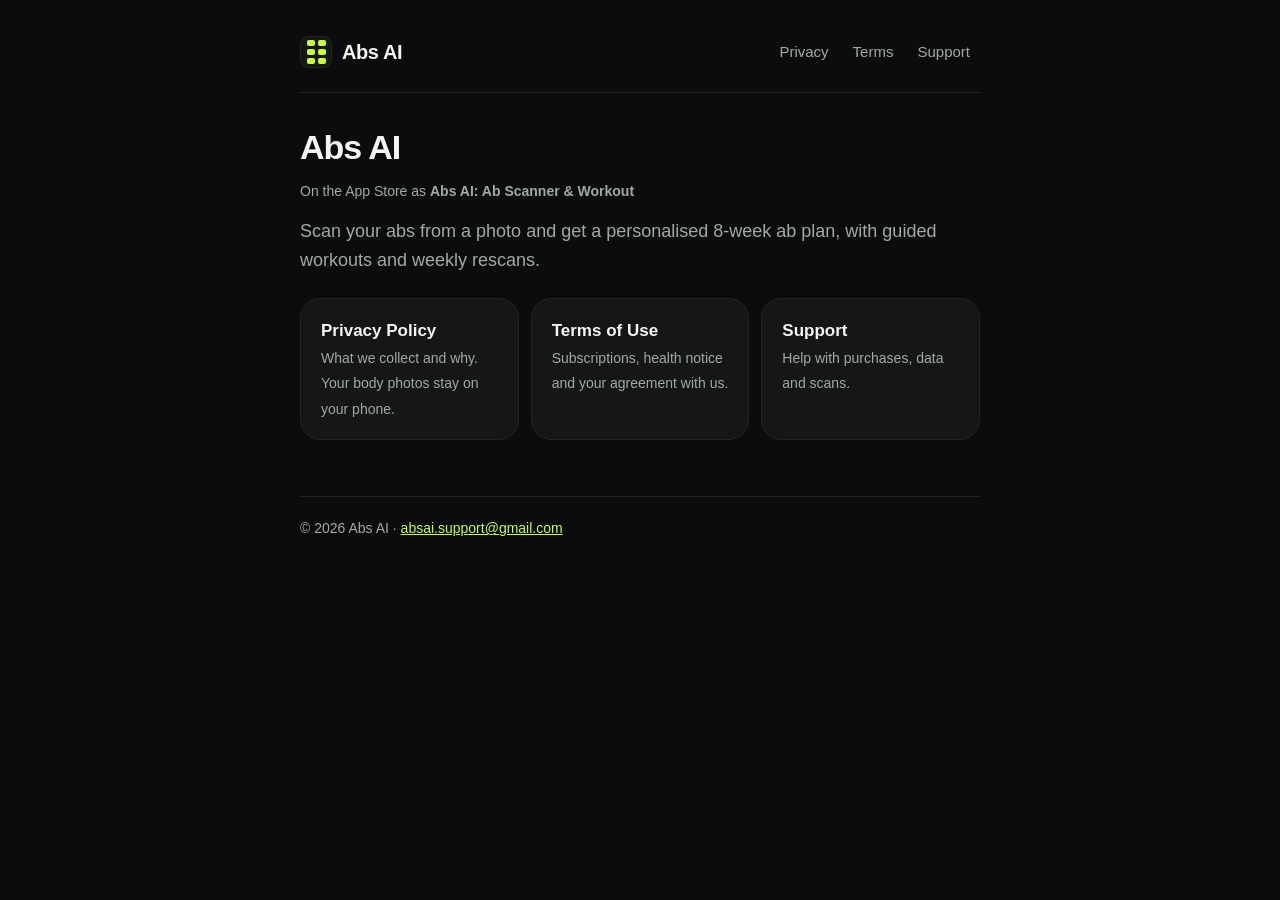
<file: index.html>
<!doctype html>
<html lang="en">
<head>
<meta charset="utf-8">
<meta name="viewport" content="width=device-width, initial-scale=1">
<title>Abs AI: Ab Scanner &amp; Workout</title>
<meta name="description" content="Abs AI scans your abs from a photo and builds a personalised 8-week ab plan.">
<link rel="stylesheet" href="style.css">
</head>
<body>
<div class="wrap">
<header>
  <a class="brand" href=""><span class="mark" aria-hidden="true"><i></i><i></i><i></i><i></i><i></i><i></i></span>Abs AI</a>
  <nav aria-label="Site">
    <a href="privacy/">Privacy</a>
    <a href="terms/">Terms</a>
    <a href="support/">Support</a>
  </nav>
</header>
<main>
<h1>Abs AI</h1>
<p class="meta">On the App Store as <strong>Abs AI: Ab Scanner &amp; Workout</strong></p>
<p class="lead">Scan your abs from a photo and get a personalised 8-week ab plan, with guided workouts and weekly rescans.</p>
<div class="grid">
  <a href="privacy/"><b>Privacy Policy</b><span>What we collect and why. Your body photos stay on your phone.</span></a>
  <a href="terms/"><b>Terms of Use</b><span>Subscriptions, health notice and your agreement with us.</span></a>
  <a href="support/"><b>Support</b><span>Help with purchases, data and scans.</span></a>
</div>
</main>
<footer>© 2026 Abs AI · <a href="mailto:absai.support@gmail.com">absai.support@gmail.com</a></footer>
</div>
</body>
</html>
</file>
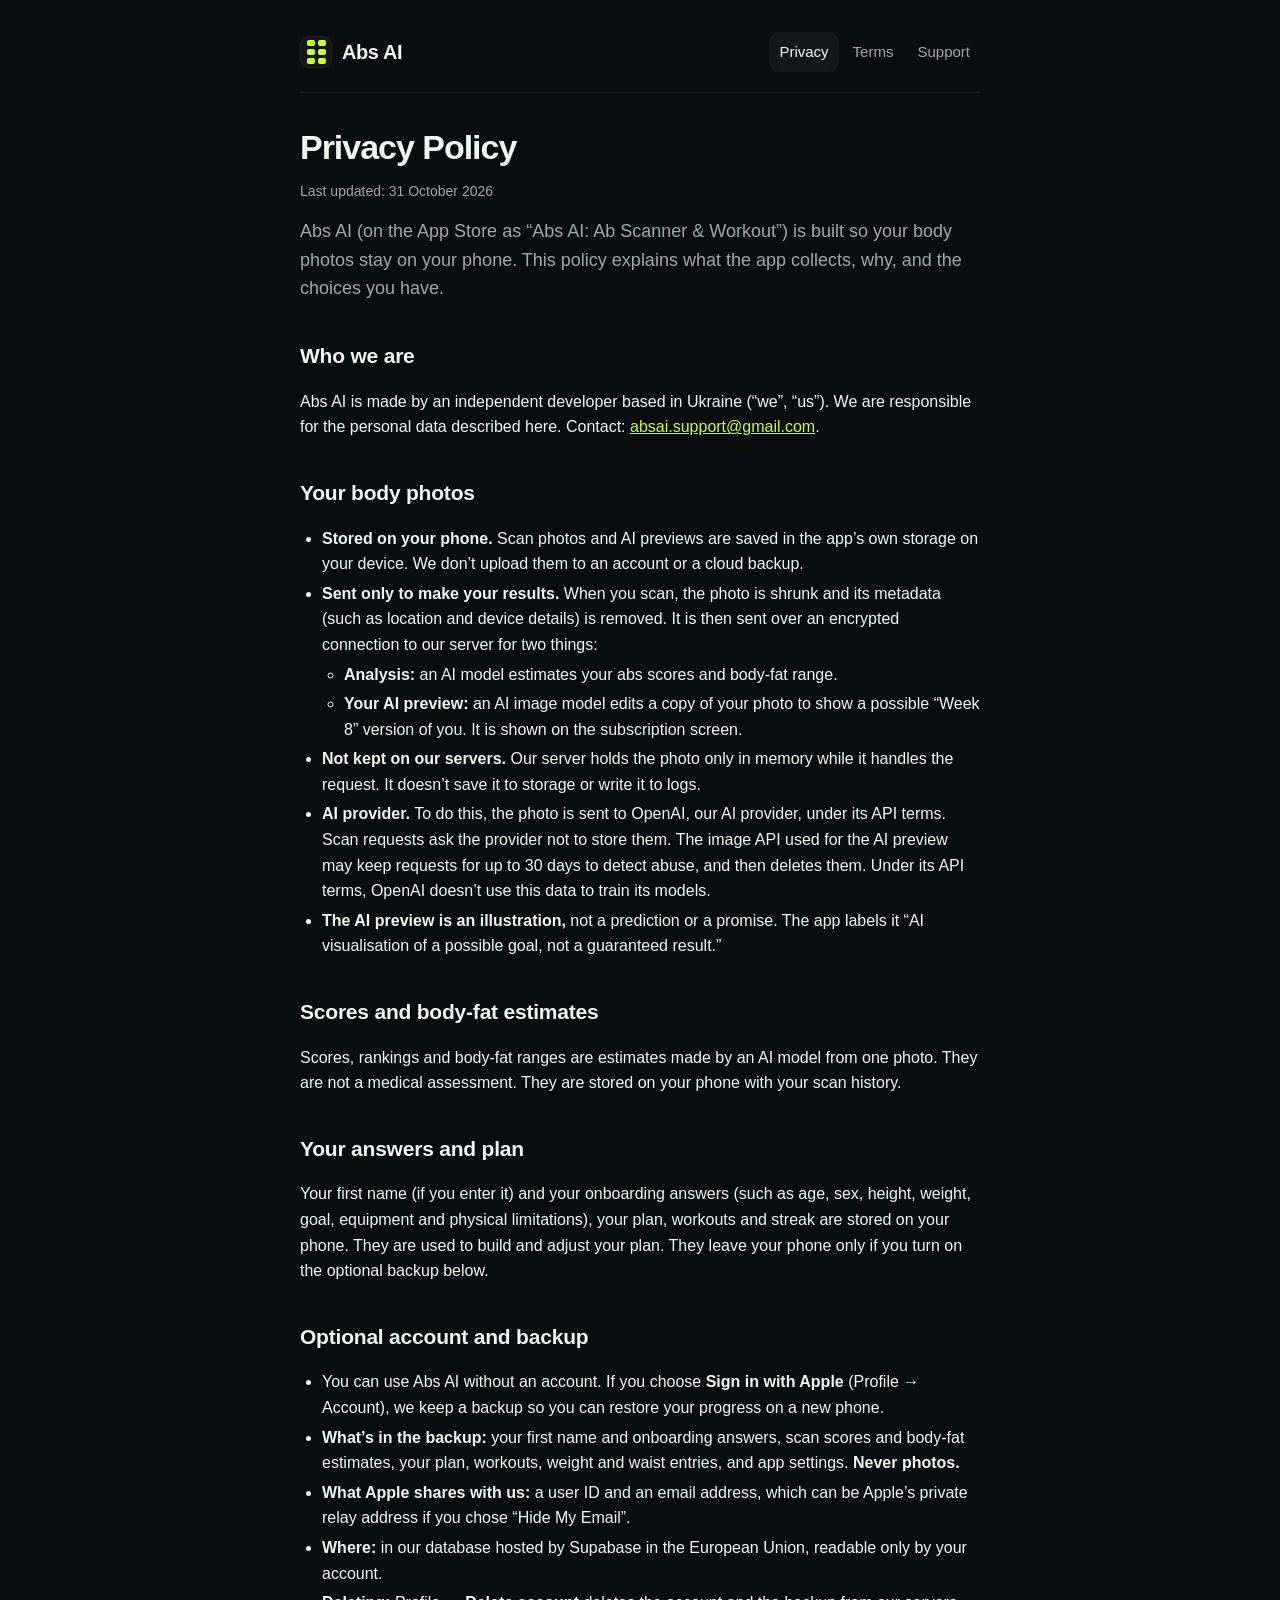
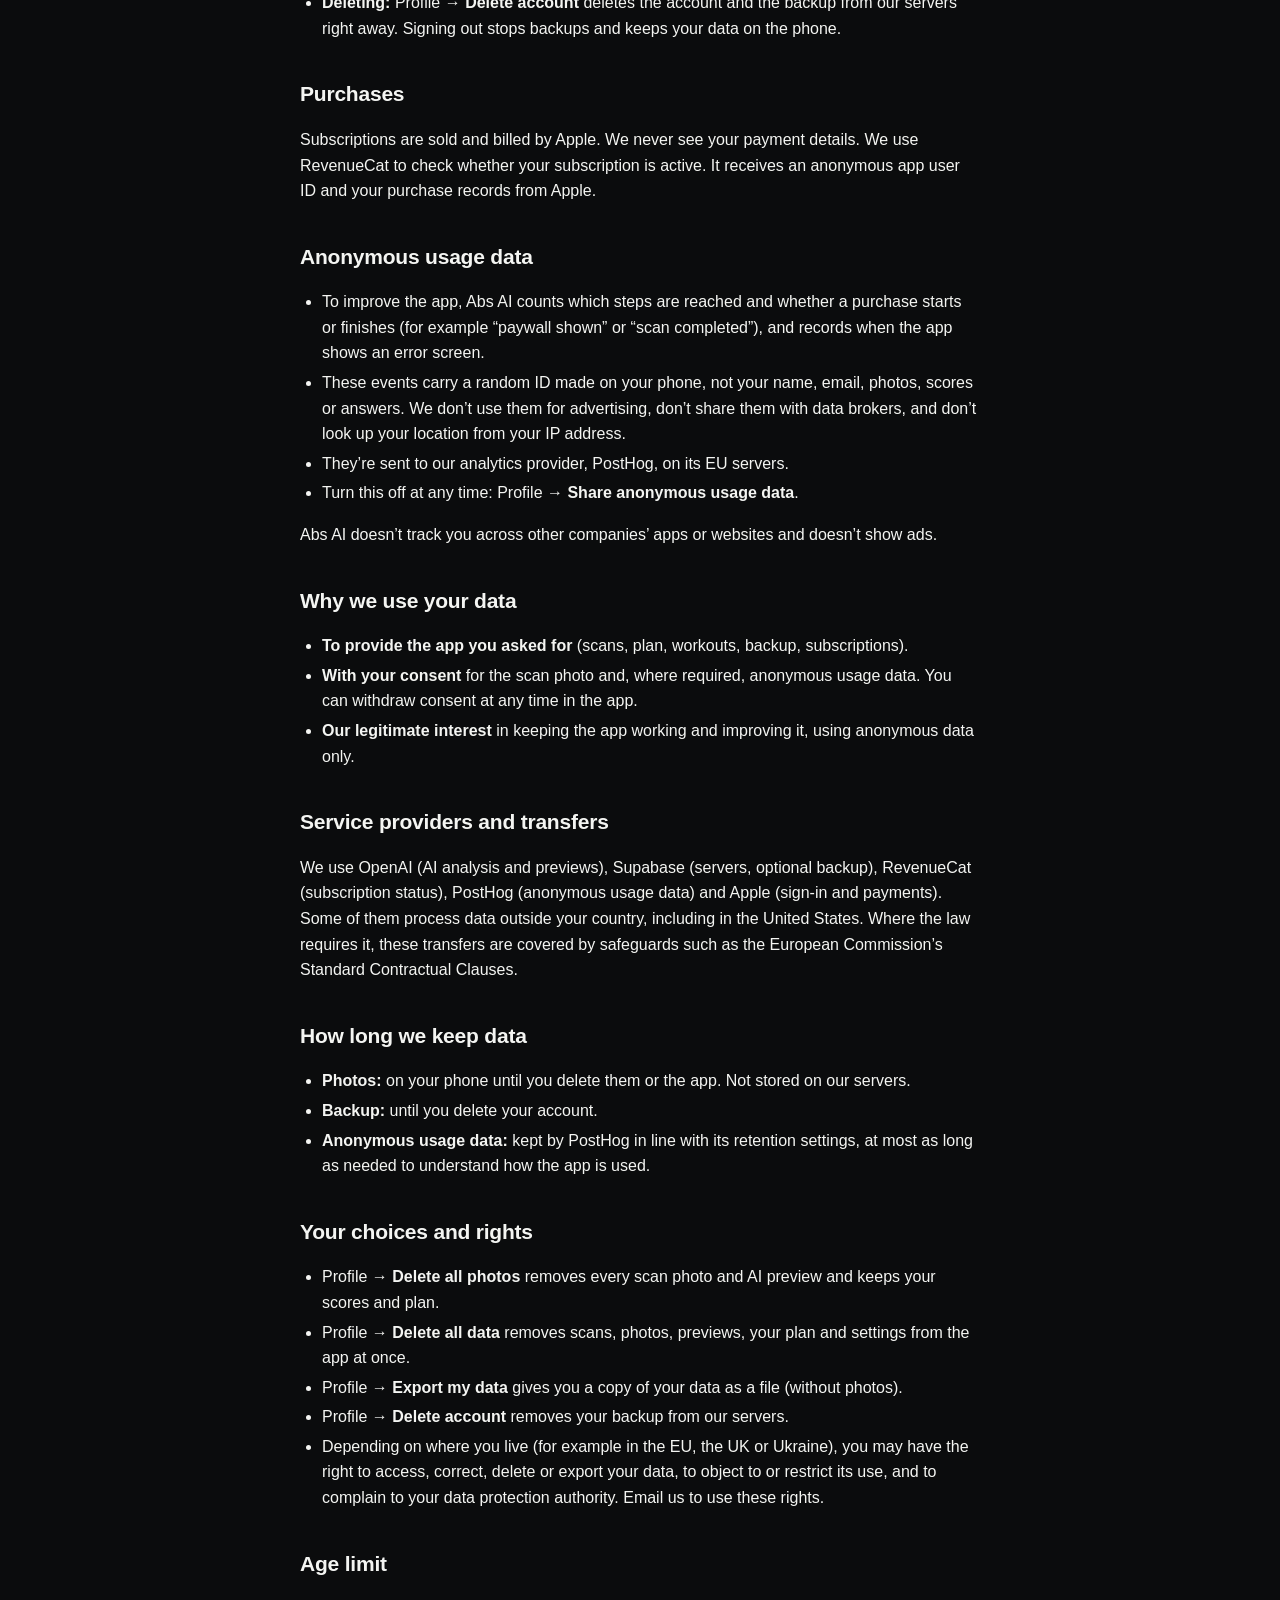
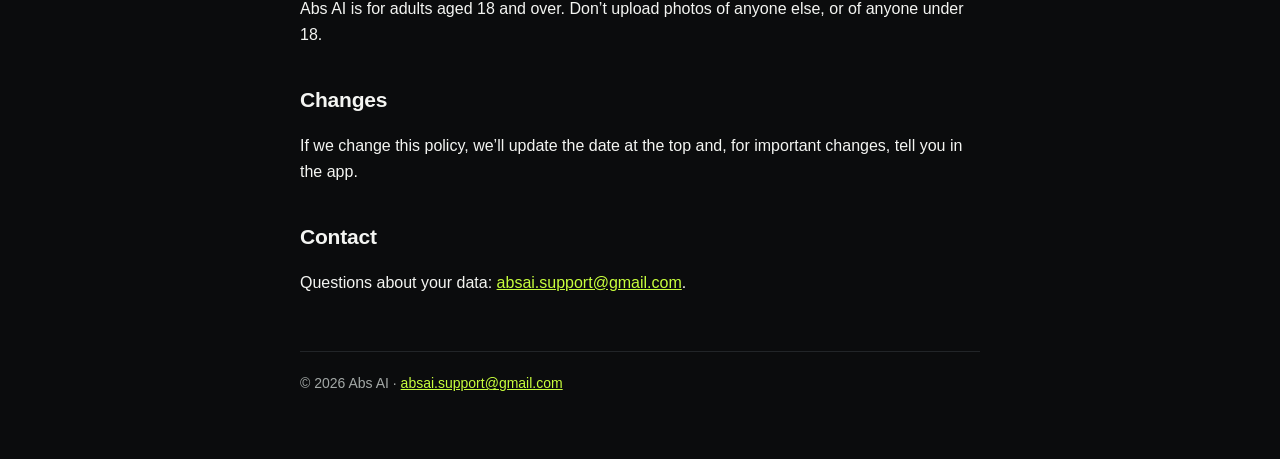
<file: privacy/index.html>
<!doctype html>
<html lang="en">
<head>
<meta charset="utf-8">
<meta name="viewport" content="width=device-width, initial-scale=1">
<title>Privacy Policy · Abs AI</title>
<meta name="description" content="How Abs AI handles your data. Body photos stay on your phone.">
<link rel="stylesheet" href="../style.css">
</head>
<body>
<div class="wrap">
<header>
  <a class="brand" href="../"><span class="mark" aria-hidden="true"><i></i><i></i><i></i><i></i><i></i><i></i></span>Abs AI</a>
  <nav aria-label="Site">
    <a href="../privacy/" aria-current="page">Privacy</a>
    <a href="../terms/">Terms</a>
    <a href="../support/">Support</a>
  </nav>
</header>
<main>
<h1>Privacy Policy</h1>
<p class="meta">Last updated: 31 October 2026</p>
<p class="lead">Abs AI (on the App Store as “Abs AI: Ab Scanner &amp; Workout”) is built so your body photos stay on your phone. This policy explains what the app collects, why, and the choices you have.</p>

<h2>Who we are</h2>
<p>Abs AI is made by an independent developer based in Ukraine (“we”, “us”). We are responsible for the personal data described here. Contact: <a href="mailto:absai.support@gmail.com">absai.support@gmail.com</a>.</p>

<h2>Your body photos</h2>
<ul>
  <li><strong>Stored on your phone.</strong> Scan photos and AI previews are saved in the app’s own storage on your device. We don’t upload them to an account or a cloud backup.</li>
  <li><strong>Sent only to make your results.</strong> When you scan, the photo is shrunk and its metadata (such as location and device details) is removed. It is then sent over an encrypted connection to our server for two things:
    <ul>
      <li><strong>Analysis:</strong> an AI model estimates your abs scores and body-fat range.</li>
      <li><strong>Your AI preview:</strong> an AI image model edits a copy of your photo to show a possible “Week 8” version of you. It is shown on the subscription screen.</li>
    </ul>
  </li>
  <li><strong>Not kept on our servers.</strong> Our server holds the photo only in memory while it handles the request. It doesn’t save it to storage or write it to logs.</li>
  <li><strong>AI provider.</strong> To do this, the photo is sent to OpenAI, our AI provider, under its API terms. Scan requests ask the provider not to store them. The image API used for the AI preview may keep requests for up to 30 days to detect abuse, and then deletes them. Under its API terms, OpenAI doesn’t use this data to train its models.</li>
  <li><strong>The AI preview is an illustration,</strong> not a prediction or a promise. The app labels it “AI visualisation of a possible goal, not a guaranteed result.”</li>
</ul>

<h2>Scores and body-fat estimates</h2>
<p>Scores, rankings and body-fat ranges are estimates made by an AI model from one photo. They are not a medical assessment. They are stored on your phone with your scan history.</p>

<h2>Your answers and plan</h2>
<p>Your first name (if you enter it) and your onboarding answers (such as age, sex, height, weight, goal, equipment and physical limitations), your plan, workouts and streak are stored on your phone. They are used to build and adjust your plan. They leave your phone only if you turn on the optional backup below.</p>

<h2>Optional account and backup</h2>
<ul>
  <li>You can use Abs AI without an account. If you choose <strong>Sign in with Apple</strong> (Profile → Account), we keep a backup so you can restore your progress on a new phone.</li>
  <li><strong>What’s in the backup:</strong> your first name and onboarding answers, scan scores and body-fat estimates, your plan, workouts, weight and waist entries, and app settings. <strong>Never photos.</strong></li>
  <li><strong>What Apple shares with us:</strong> a user ID and an email address, which can be Apple’s private relay address if you chose “Hide My Email”.</li>
  <li><strong>Where:</strong> in our database hosted by Supabase in the European Union, readable only by your account.</li>
  <li><strong>Deleting:</strong> Profile → <strong>Delete account</strong> deletes the account and the backup from our servers right away. Signing out stops backups and keeps your data on the phone.</li>
</ul>

<h2>Purchases</h2>
<p>Subscriptions are sold and billed by Apple. We never see your payment details. We use RevenueCat to check whether your subscription is active. It receives an anonymous app user ID and your purchase records from Apple.</p>

<h2>Anonymous usage data</h2>
<ul>
  <li>To improve the app, Abs AI counts which steps are reached and whether a purchase starts or finishes (for example “paywall shown” or “scan completed”), and records when the app shows an error screen.</li>
  <li>These events carry a random ID made on your phone, not your name, email, photos, scores or answers. We don’t use them for advertising, don’t share them with data brokers, and don’t look up your location from your IP address.</li>
  <li>They’re sent to our analytics provider, PostHog, on its EU servers.</li>
  <li>Turn this off at any time: Profile → <strong>Share anonymous usage data</strong>.</li>
</ul>
<p>Abs AI doesn’t track you across other companies’ apps or websites and doesn’t show ads.</p>

<h2>Why we use your data</h2>
<ul>
  <li><strong>To provide the app you asked for</strong> (scans, plan, workouts, backup, subscriptions).</li>
  <li><strong>With your consent</strong> for the scan photo and, where required, anonymous usage data. You can withdraw consent at any time in the app.</li>
  <li><strong>Our legitimate interest</strong> in keeping the app working and improving it, using anonymous data only.</li>
</ul>

<h2>Service providers and transfers</h2>
<p>We use OpenAI (AI analysis and previews), Supabase (servers, optional backup), RevenueCat (subscription status), PostHog (anonymous usage data) and Apple (sign-in and payments). Some of them process data outside your country, including in the United States. Where the law requires it, these transfers are covered by safeguards such as the European Commission’s Standard Contractual Clauses.</p>

<h2>How long we keep data</h2>
<ul>
  <li><strong>Photos:</strong> on your phone until you delete them or the app. Not stored on our servers.</li>
  <li><strong>Backup:</strong> until you delete your account.</li>
  <li><strong>Anonymous usage data:</strong> kept by PostHog in line with its retention settings, at most as long as needed to understand how the app is used.</li>
</ul>

<h2>Your choices and rights</h2>
<ul>
  <li>Profile → <strong>Delete all photos</strong> removes every scan photo and AI preview and keeps your scores and plan.</li>
  <li>Profile → <strong>Delete all data</strong> removes scans, photos, previews, your plan and settings from the app at once.</li>
  <li>Profile → <strong>Export my data</strong> gives you a copy of your data as a file (without photos).</li>
  <li>Profile → <strong>Delete account</strong> removes your backup from our servers.</li>
  <li>Depending on where you live (for example in the EU, the UK or Ukraine), you may have the right to access, correct, delete or export your data, to object to or restrict its use, and to complain to your data protection authority. Email us to use these rights.</li>
</ul>

<h2>Age limit</h2>
<p>Abs AI is for adults aged 18 and over. Don’t upload photos of anyone else, or of anyone under 18.</p>

<h2>Changes</h2>
<p>If we change this policy, we’ll update the date at the top and, for important changes, tell you in the app.</p>

<h2>Contact</h2>
<p>Questions about your data: <a href="mailto:absai.support@gmail.com">absai.support@gmail.com</a>.</p>

</main>
<footer>© 2026 Abs AI · <a href="mailto:absai.support@gmail.com">absai.support@gmail.com</a></footer>
</div>
</body>
</html>
</file>
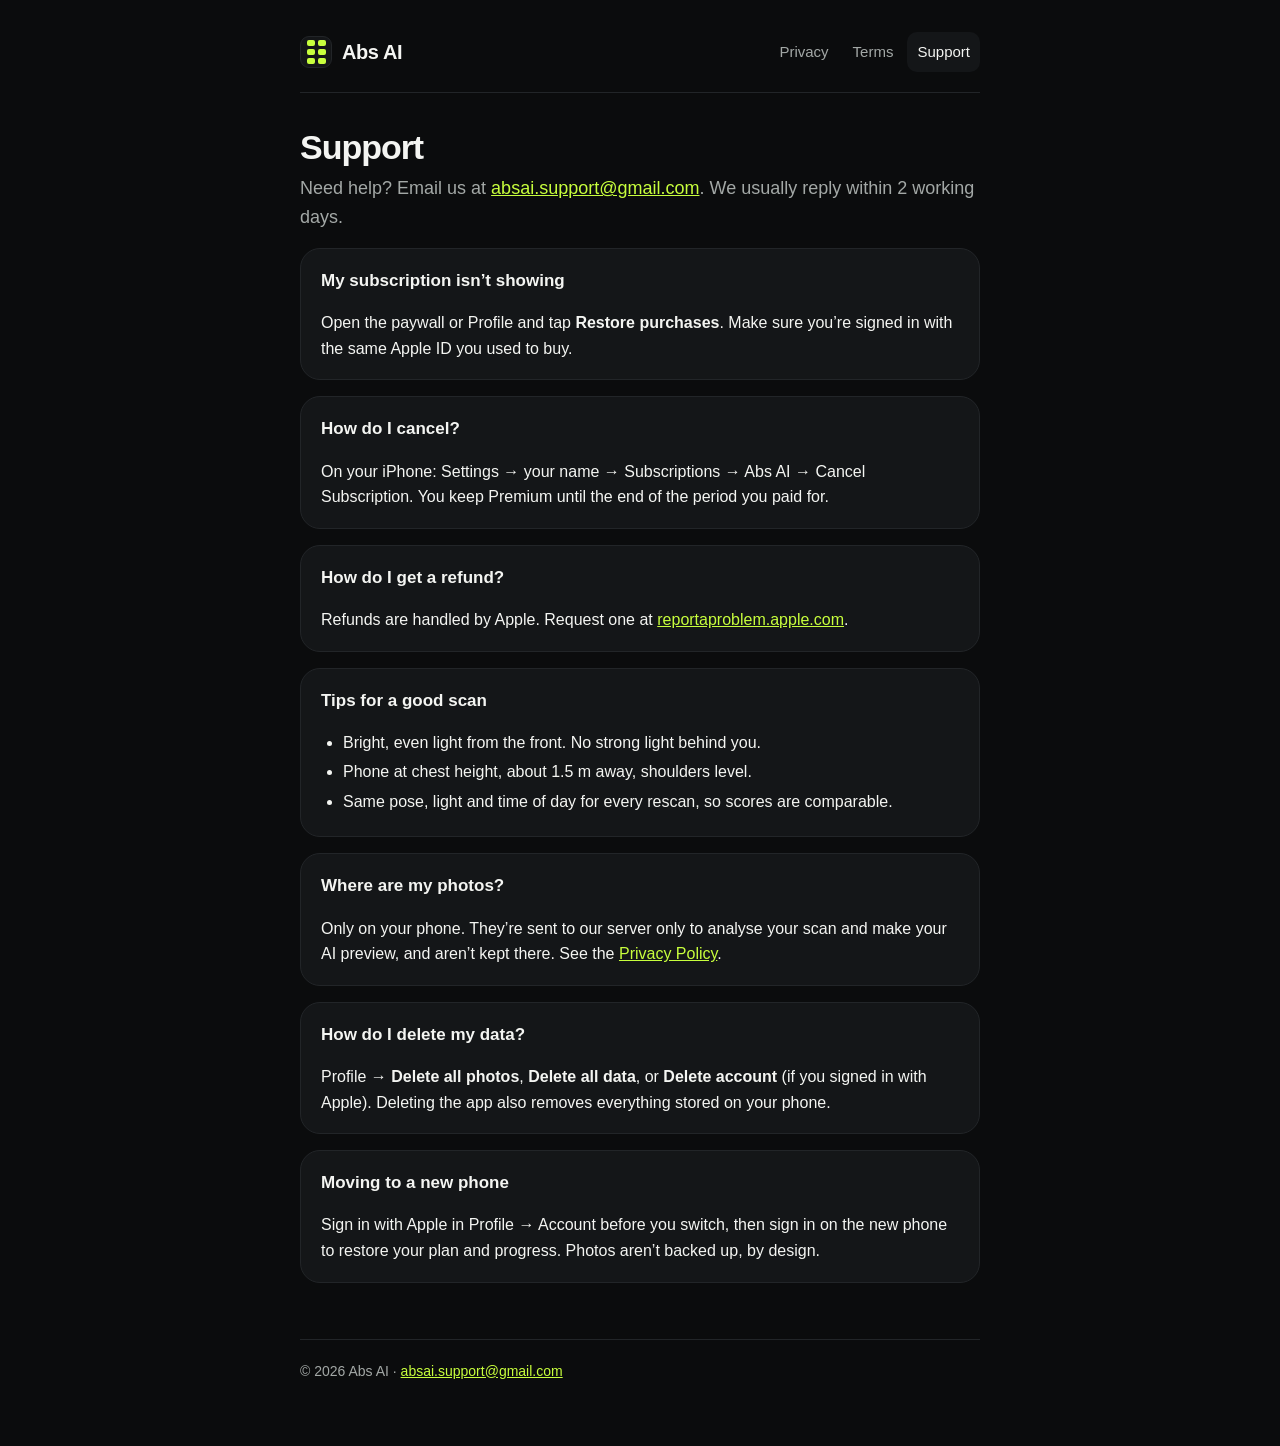
<file: support/index.html>
<!doctype html>
<html lang="en">
<head>
<meta charset="utf-8">
<meta name="viewport" content="width=device-width, initial-scale=1">
<title>Support · Abs AI</title>
<meta name="description" content="Help with Abs AI purchases, data and scans.">
<link rel="stylesheet" href="../style.css">
</head>
<body>
<div class="wrap">
<header>
  <a class="brand" href="../"><span class="mark" aria-hidden="true"><i></i><i></i><i></i><i></i><i></i><i></i></span>Abs AI</a>
  <nav aria-label="Site">
    <a href="../privacy/">Privacy</a>
    <a href="../terms/">Terms</a>
    <a href="../support/" aria-current="page">Support</a>
  </nav>
</header>
<main>
<h1>Support</h1>
<p class="lead">Need help? Email us at <a href="mailto:absai.support@gmail.com">absai.support@gmail.com</a>. We usually reply within 2 working days.</p>

<div class="card">
<h3>My subscription isn’t showing</h3>
<p>Open the paywall or Profile and tap <strong>Restore purchases</strong>. Make sure you’re signed in with the same Apple ID you used to buy.</p>
</div>

<div class="card">
<h3>How do I cancel?</h3>
<p>On your iPhone: Settings → your name → Subscriptions → Abs AI → Cancel Subscription. You keep Premium until the end of the period you paid for.</p>
</div>

<div class="card">
<h3>How do I get a refund?</h3>
<p>Refunds are handled by Apple. Request one at <a href="https://reportaproblem.apple.com">reportaproblem.apple.com</a>.</p>
</div>

<div class="card">
<h3>Tips for a good scan</h3>
<ul>
  <li>Bright, even light from the front. No strong light behind you.</li>
  <li>Phone at chest height, about 1.5 m away, shoulders level.</li>
  <li>Same pose, light and time of day for every rescan, so scores are comparable.</li>
</ul>
</div>

<div class="card">
<h3>Where are my photos?</h3>
<p>Only on your phone. They’re sent to our server only to analyse your scan and make your AI preview, and aren’t kept there. See the <a href="../privacy/">Privacy Policy</a>.</p>
</div>

<div class="card">
<h3>How do I delete my data?</h3>
<p>Profile → <strong>Delete all photos</strong>, <strong>Delete all data</strong>, or <strong>Delete account</strong> (if you signed in with Apple). Deleting the app also removes everything stored on your phone.</p>
</div>

<div class="card">
<h3>Moving to a new phone</h3>
<p>Sign in with Apple in Profile → Account before you switch, then sign in on the new phone to restore your plan and progress. Photos aren’t backed up, by design.</p>
</div>

</main>
<footer>© 2026 Abs AI · <a href="mailto:absai.support@gmail.com">absai.support@gmail.com</a></footer>
</div>
</body>
</html>
</file>
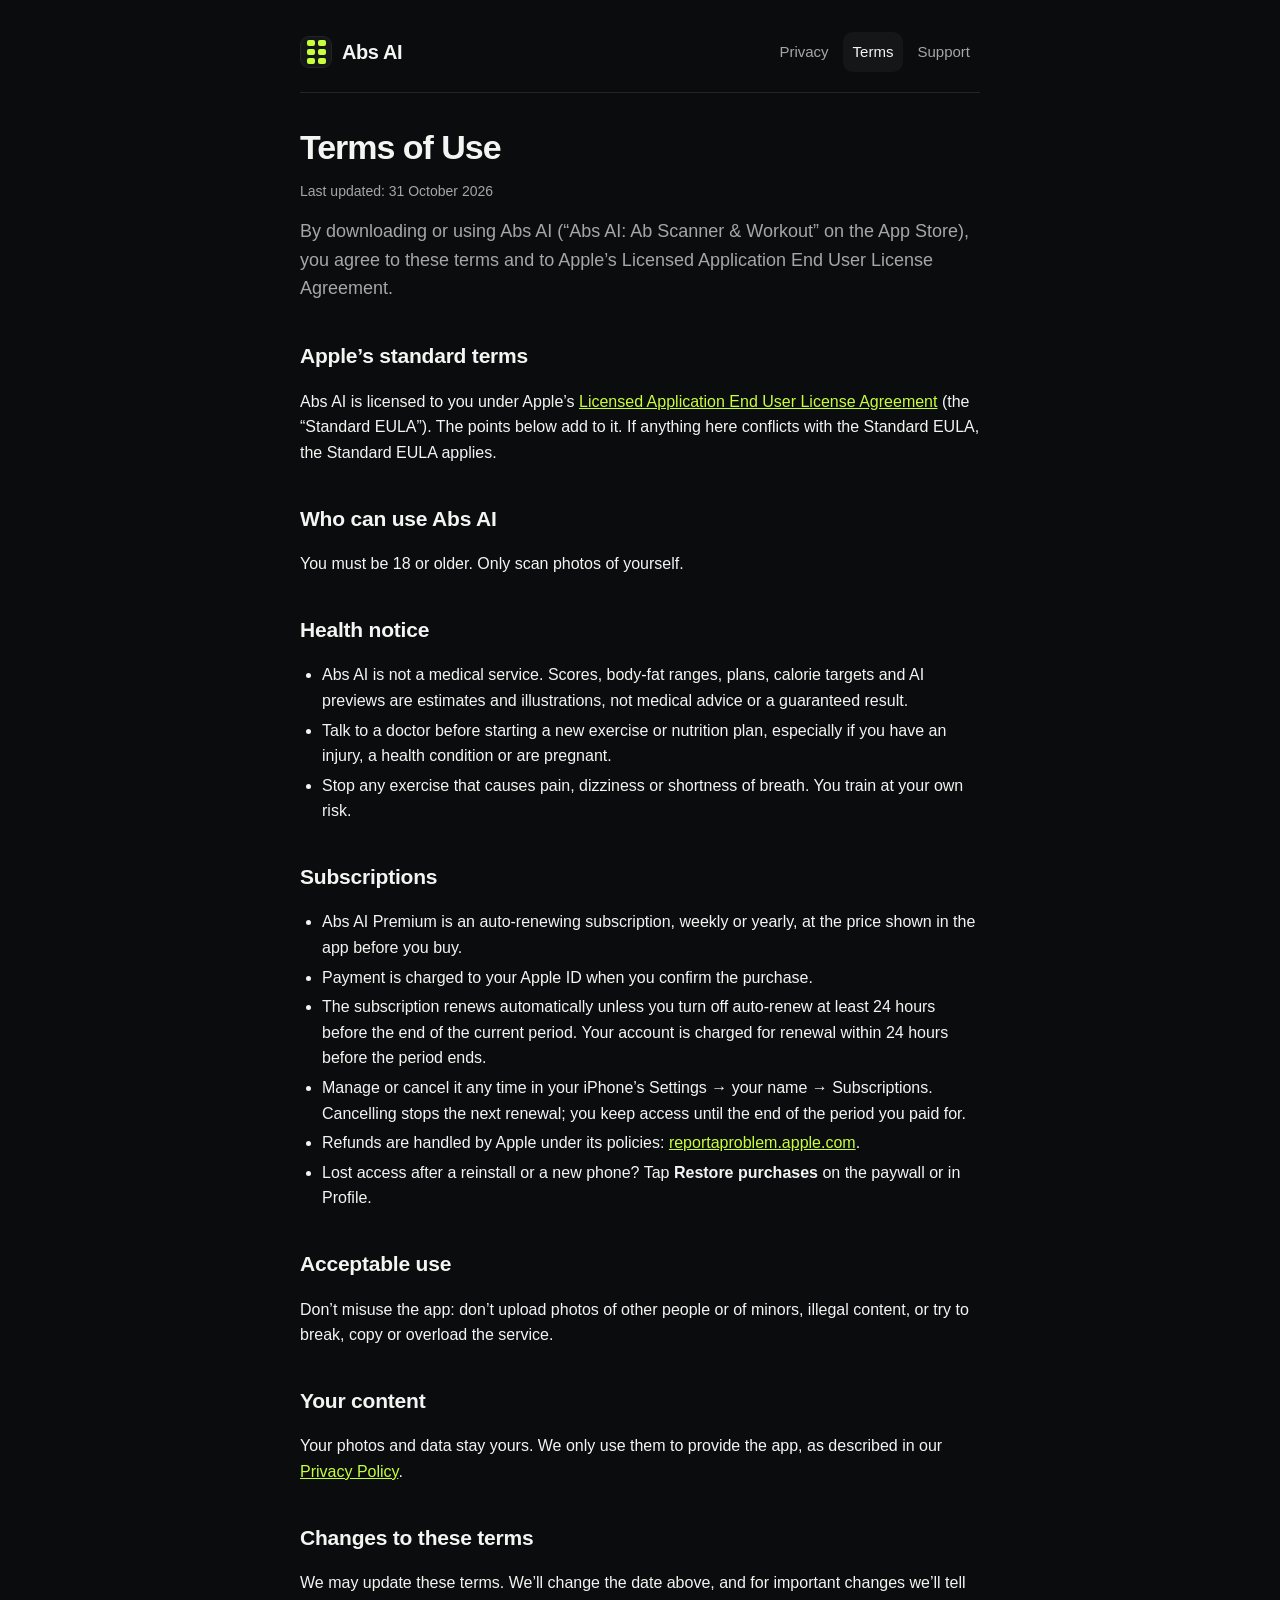
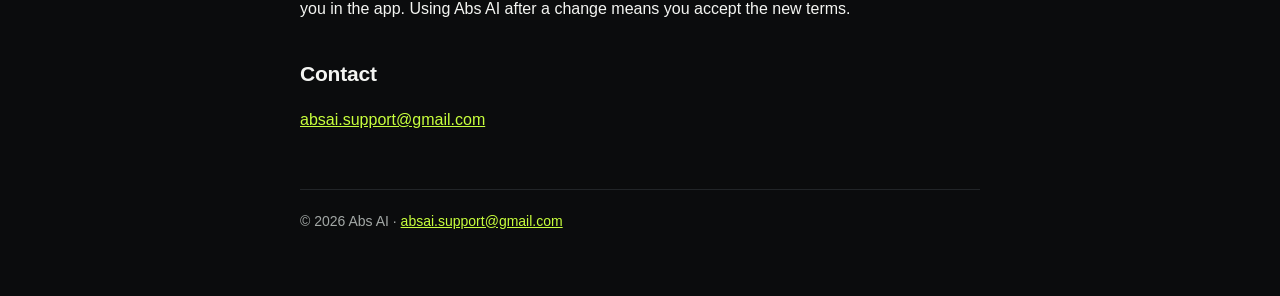
<file: terms/index.html>
<!doctype html>
<html lang="en">
<head>
<meta charset="utf-8">
<meta name="viewport" content="width=device-width, initial-scale=1">
<title>Terms of Use · Abs AI</title>
<meta name="description" content="Terms of use and subscription terms for Abs AI.">
<link rel="stylesheet" href="../style.css">
</head>
<body>
<div class="wrap">
<header>
  <a class="brand" href="../"><span class="mark" aria-hidden="true"><i></i><i></i><i></i><i></i><i></i><i></i></span>Abs AI</a>
  <nav aria-label="Site">
    <a href="../privacy/">Privacy</a>
    <a href="../terms/" aria-current="page">Terms</a>
    <a href="../support/">Support</a>
  </nav>
</header>
<main>
<h1>Terms of Use</h1>
<p class="meta">Last updated: 31 October 2026</p>
<p class="lead">By downloading or using Abs AI (“Abs AI: Ab Scanner &amp; Workout” on the App Store), you agree to these terms and to Apple’s Licensed Application End User License Agreement.</p>

<h2>Apple’s standard terms</h2>
<p>Abs AI is licensed to you under Apple’s <a href="https://www.apple.com/legal/internet-services/itunes/dev/stdeula/">Licensed Application End User License Agreement</a> (the “Standard EULA”). The points below add to it. If anything here conflicts with the Standard EULA, the Standard EULA applies.</p>

<h2>Who can use Abs AI</h2>
<p>You must be 18 or older. Only scan photos of yourself.</p>

<h2>Health notice</h2>
<ul>
  <li>Abs AI is not a medical service. Scores, body-fat ranges, plans, calorie targets and AI previews are estimates and illustrations, not medical advice or a guaranteed result.</li>
  <li>Talk to a doctor before starting a new exercise or nutrition plan, especially if you have an injury, a health condition or are pregnant.</li>
  <li>Stop any exercise that causes pain, dizziness or shortness of breath. You train at your own risk.</li>
</ul>

<h2>Subscriptions</h2>
<ul>
  <li>Abs AI Premium is an auto-renewing subscription, weekly or yearly, at the price shown in the app before you buy.</li>
  <li>Payment is charged to your Apple ID when you confirm the purchase.</li>
  <li>The subscription renews automatically unless you turn off auto-renew at least 24 hours before the end of the current period. Your account is charged for renewal within 24 hours before the period ends.</li>
  <li>Manage or cancel it any time in your iPhone’s Settings → your name → Subscriptions. Cancelling stops the next renewal; you keep access until the end of the period you paid for.</li>
  <li>Refunds are handled by Apple under its policies: <a href="https://reportaproblem.apple.com">reportaproblem.apple.com</a>.</li>
  <li>Lost access after a reinstall or a new phone? Tap <strong>Restore purchases</strong> on the paywall or in Profile.</li>
</ul>

<h2>Acceptable use</h2>
<p>Don’t misuse the app: don’t upload photos of other people or of minors, illegal content, or try to break, copy or overload the service.</p>

<h2>Your content</h2>
<p>Your photos and data stay yours. We only use them to provide the app, as described in our <a href="../privacy/">Privacy Policy</a>.</p>

<h2>Changes to these terms</h2>
<p>We may update these terms. We’ll change the date above, and for important changes we’ll tell you in the app. Using Abs AI after a change means you accept the new terms.</p>

<h2>Contact</h2>
<p><a href="mailto:absai.support@gmail.com">absai.support@gmail.com</a></p>

</main>
<footer>© 2026 Abs AI · <a href="mailto:absai.support@gmail.com">absai.support@gmail.com</a></footer>
</div>
</body>
</html>
</file>
<file: style.css>
:root{--bg:#0B0C0D;--card:#141618;--line:#222528;--text:#F4F5F2;--muted:#A3A8A6;--accent:#C8FF3D}
*{box-sizing:border-box}
html{-webkit-text-size-adjust:100%}
body{margin:0;background:var(--bg);color:var(--text);font:16px/1.6 -apple-system,BlinkMacSystemFont,"SF Pro Text","Segoe UI",Roboto,"Helvetica Neue",Arial,sans-serif;-webkit-font-smoothing:antialiased}
a{color:var(--accent)}
.wrap{max-width:720px;margin:0 auto;padding:32px 20px 64px}
header{display:flex;align-items:center;justify-content:space-between;gap:16px;flex-wrap:wrap;padding-bottom:20px;border-bottom:1px solid var(--line)}
.brand{display:flex;align-items:center;gap:10px;color:var(--text);text-decoration:none;font-weight:800;font-size:20px;letter-spacing:-.02em}
.mark{width:32px;height:32px;border-radius:9px;background:var(--card);border:1px solid var(--line);display:grid;grid-template-columns:repeat(2,8px);gap:3px;place-content:center}
.mark i{display:block;width:8px;height:6px;border-radius:2px;background:var(--accent)}
nav{display:flex;gap:4px;flex-wrap:wrap}
nav a{color:var(--muted);text-decoration:none;padding:8px 10px;border-radius:10px;font-size:15px}
nav a:hover,nav a[aria-current=page]{color:var(--text);background:var(--card)}
h1{font-size:34px;line-height:1.1;letter-spacing:-.03em;margin:36px 0 8px}
h2{font-size:21px;letter-spacing:-.01em;margin:36px 0 8px}
h3{font-size:17px;margin:24px 0 4px}
.lead{color:var(--muted);font-size:18px;margin:0 0 8px}
.meta{color:var(--muted);font-size:14px}
ul{padding-left:22px}li{margin:4px 0}
.card{background:var(--card);border:1px solid var(--line);border-radius:20px;padding:18px 20px;margin:16px 0}
.grid{display:grid;grid-template-columns:repeat(auto-fit,minmax(200px,1fr));gap:12px;margin-top:24px}
.grid a{display:block;background:var(--card);border:1px solid var(--line);border-radius:20px;padding:18px 20px;color:var(--text);text-decoration:none}
.grid a:hover{border-color:var(--accent)}
.grid b{display:block;font-size:17px}.grid span{color:var(--muted);font-size:14px}
footer{margin-top:56px;padding-top:20px;border-top:1px solid var(--line);color:var(--muted);font-size:14px}
.card h3{margin-top:0}.card>:last-child{margin-bottom:0}
</file>
